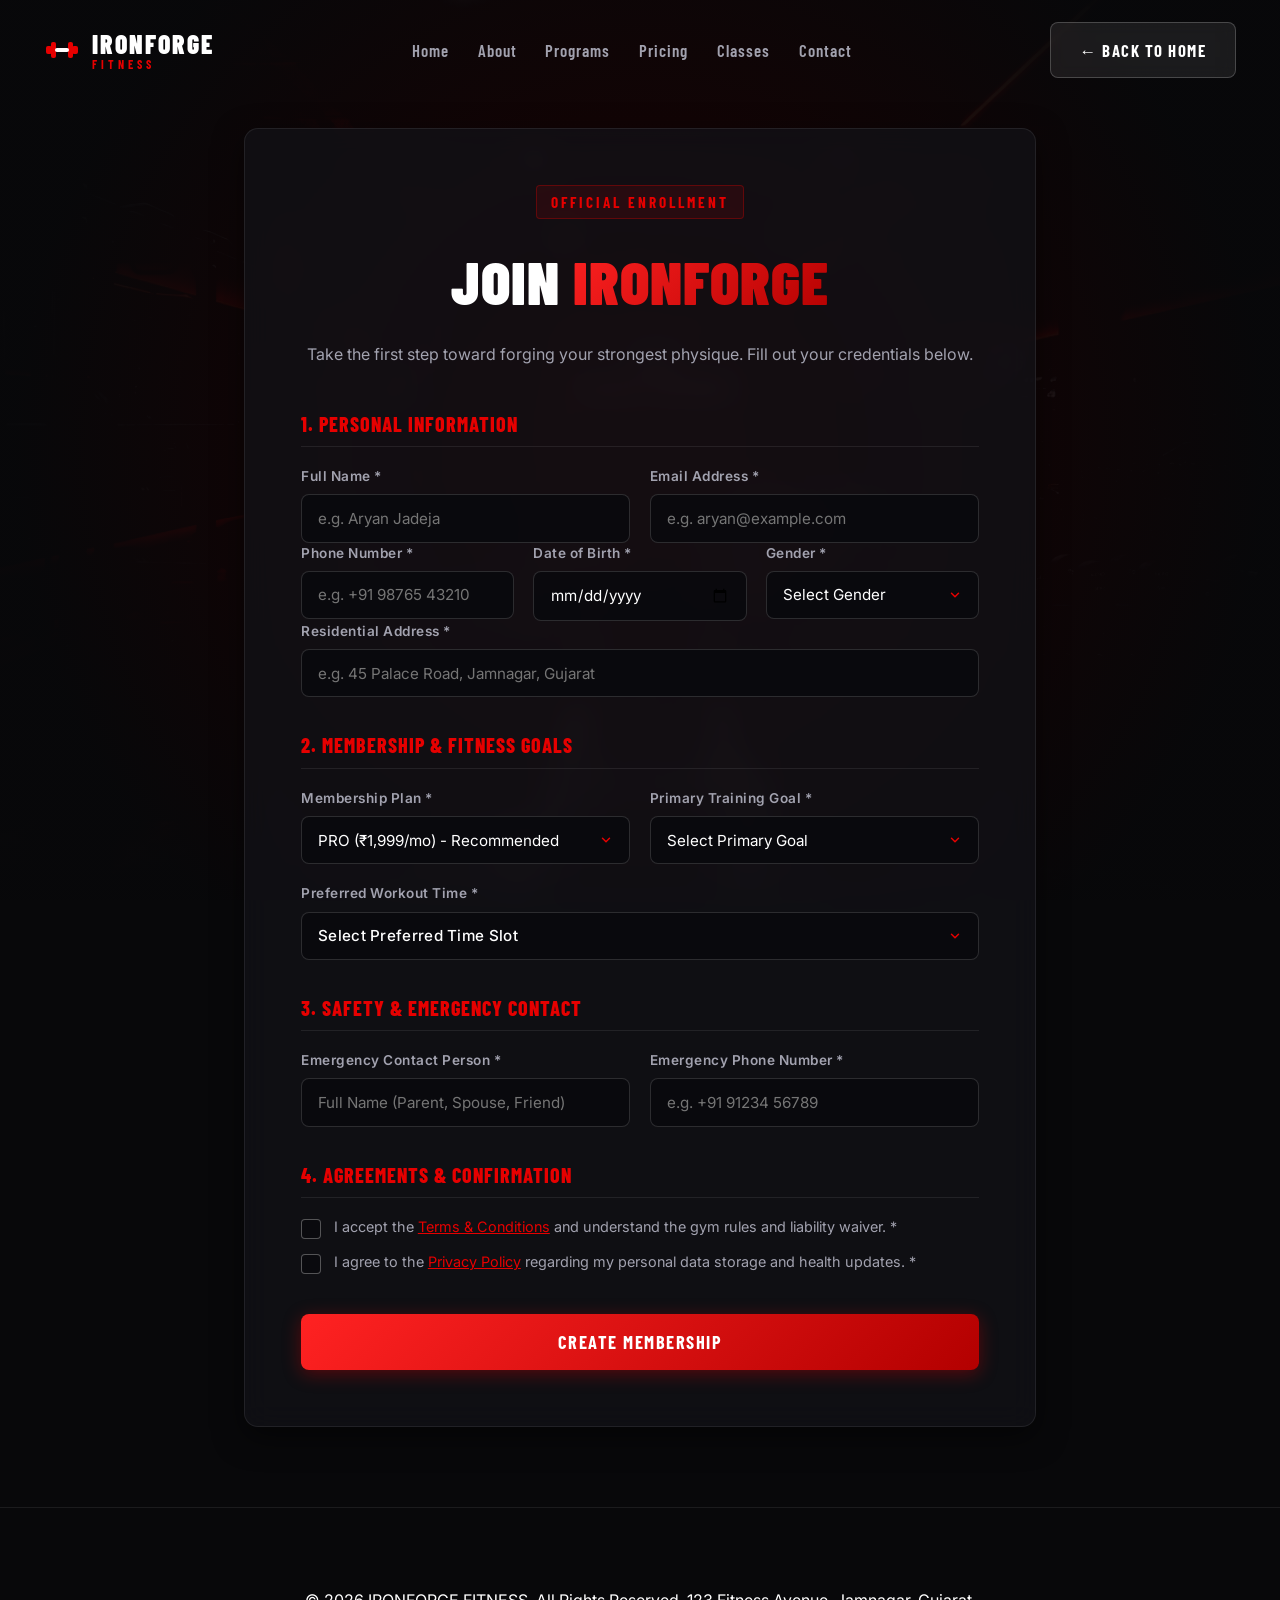
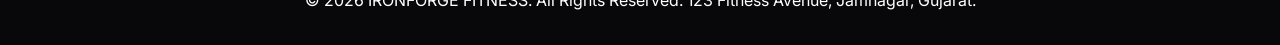
<file: register.html>
<!DOCTYPE html>
<html lang="en">
<head>
  <meta charset="UTF-8" />
  <meta name="viewport" content="width=device-width, initial-scale=1.0" />
  <title>Membership Registration | IRONFORGE FITNESS Jamnagar</title>
  <meta name="description" content="Register your membership at IRONFORGE FITNESS. Join Jamnagar's premier fitness destination today." />
  <meta name="keywords" content="gym registration Jamnagar, gym membership form, join ironforge fitness" />
  <!-- Google Fonts -->
  <link rel="preconnect" href="https://fonts.googleapis.com" />
  <link rel="preconnect" href="https://fonts.gstatic.com" crossorigin />
  <link href="https://fonts.googleapis.com/css2?family=Barlow+Condensed:ital,wght@0,600;0,700;0,800;0,900;1,700;1,900&family=Inter:wght@300;400;500;600;700&family=Oswald:wght@500;600;700&display=swap" rel="stylesheet" />
  <link rel="stylesheet" href="style.css" />
</head>
<body class="register-body">

  <!-- NAVBAR -->
  <header class="navbar scrolled" id="navbar">
    <div class="nav-container">
      <a href="index.html" class="nav-logo" aria-label="IRONFORGE FITNESS Home">
        <div class="logo-symbol">
          <svg viewBox="0 0 36 36" fill="none" xmlns="http://www.w3.org/2000/svg" aria-hidden="true">
            <rect x="2" y="14" width="6" height="8" rx="2" fill="#E60000" />
            <rect x="28" y="14" width="6" height="8" rx="2" fill="#E60000" />
            <rect x="7" y="10" width="5" height="16" rx="2" fill="#E60000" />
            <rect x="24" y="10" width="5" height="16" rx="2" fill="#E60000" />
            <rect x="11" y="16" width="14" height="4" rx="2" fill="#FFFFFF" />
          </svg>
        </div>
        <div class="logo-text">
          <span class="logo-title">IRONFORGE</span>
          <span class="logo-tag">FITNESS</span>
        </div>
      </a>

      <nav class="nav-menu">
        <a href="index.html#home" class="nav-link">Home</a>
        <a href="index.html#about" class="nav-link">About</a>
        <a href="index.html#programs" class="nav-link">Programs</a>
        <a href="index.html#pricing" class="nav-link">Pricing</a>
        <a href="index.html#schedule" class="nav-link">Classes</a>
        <a href="index.html#contact" class="nav-link">Contact</a>
      </nav>

      <div class="nav-actions">
        <a href="index.html" class="btn btn-secondary nav-btn">&larr; Back to Home</a>
      </div>
    </div>
  </header>

  <!-- REGISTRATION HERO & FORM WRAPPER -->
  <main class="register-page-main">
    <div class="register-bg-layer">
      <img src="assets/hero_gym.jpg" alt="IRONFORGE Gym" class="register-bg-img" />
      <div class="register-dark-overlay"></div>
    </div>

    <div class="container register-container">
      <div class="register-card glass-card">
        <!-- Form Header -->
        <div class="register-header text-center">
          <div class="section-tag">OFFICIAL ENROLLMENT</div>
          <h1 class="register-title">JOIN <span class="text-gradient-red">IRONFORGE</span></h1>
          <p class="register-subtitle">Take the first step toward forging your strongest physique. Fill out your credentials below.</p>
        </div>

        <!-- Registration Form -->
        <form id="membershipForm" class="membership-form" novalidate>
          <div class="form-section-title">1. Personal Information</div>
          <div class="form-row-2">
            <div class="input-group">
              <label for="regFullName">Full Name *</label>
              <input type="text" id="regFullName" required placeholder="e.g. Aryan Jadeja" />
              <span class="error-msg">Please enter your full name</span>
            </div>
            <div class="input-group">
              <label for="regEmail">Email Address *</label>
              <input type="email" id="regEmail" required placeholder="e.g. aryan@example.com" />
              <span class="error-msg">Please enter a valid email address</span>
            </div>
          </div>

          <div class="form-row-3">
            <div class="input-group">
              <label for="regPhone">Phone Number *</label>
              <input type="tel" id="regPhone" required placeholder="e.g. +91 98765 43210" />
              <span class="error-msg">Valid phone number required</span>
            </div>
            <div class="input-group">
              <label for="regDob">Date of Birth *</label>
              <input type="date" id="regDob" required />
              <span class="error-msg">Please select your date of birth</span>
            </div>
            <div class="input-group">
              <label for="regGender">Gender *</label>
              <select id="regGender" required>
                <option value="">Select Gender</option>
                <option value="Male">Male</option>
                <option value="Female">Female</option>
                <option value="Other">Other / Prefer not to say</option>
              </select>
              <span class="error-msg">Please select gender</span>
            </div>
          </div>

          <div class="input-group">
            <label for="regAddress">Residential Address *</label>
            <input type="text" id="regAddress" required placeholder="e.g. 45 Palace Road, Jamnagar, Gujarat" />
            <span class="error-msg">Please provide your address</span>
          </div>

          <div class="form-section-title">2. Membership &amp; Fitness Goals</div>
          <div class="form-row-2">
            <div class="input-group">
              <label for="regPlan">Membership Plan *</label>
              <select id="regPlan" required>
                <option value="">Choose Tier</option>
                <option value="Basic">BASIC (₹999/mo)</option>
                <option value="Pro" selected>PRO (₹1,999/mo) - Recommended</option>
                <option value="Elite">ELITE (₹3,999/mo)</option>
              </select>
              <span class="error-msg">Please select a plan</span>
            </div>

            <div class="input-group">
              <label for="regGoal">Primary Training Goal *</label>
              <select id="regGoal" required>
                <option value="">Select Primary Goal</option>
                <option value="Weight Loss">Weight Loss</option>
                <option value="Muscle Gain">Muscle Gain</option>
                <option value="Strength">Strength</option>
                <option value="General Fitness">General Fitness</option>
                <option value="Sports Performance">Sports Performance</option>
                <option value="Other">Other</option>
              </select>
              <span class="error-msg">Please select a goal</span>
            </div>
          </div>

          <div class="input-group workout-time-group" style="margin-top: 1.2rem;">
            <label for="regTime">Preferred Workout Time *</label>
            <select id="regTime" required>
              <option value="">Select Preferred Time Slot</option>
              <option value="Morning">Morning (5:00 AM – 10:00 AM)</option>
              <option value="Afternoon">Afternoon (11:00 AM – 4:00 PM)</option>
              <option value="Evening">Evening (5:00 PM – 11:00 PM)</option>
            </select>
            <span class="error-msg">Please choose a preferred slot</span>
          </div>

          <div class="form-section-title">3. Safety &amp; Emergency Contact</div>
          <div class="form-row-2">
            <div class="input-group">
              <label for="regEmergencyName">Emergency Contact Person *</label>
              <input type="text" id="regEmergencyName" required placeholder="Full Name (Parent, Spouse, Friend)" />
              <span class="error-msg">Please provide contact person name</span>
            </div>
            <div class="input-group">
              <label for="regEmergencyPhone">Emergency Phone Number *</label>
              <input type="tel" id="regEmergencyPhone" required placeholder="e.g. +91 91234 56789" />
              <span class="error-msg">Please provide emergency phone</span>
            </div>
          </div>

          <div class="form-section-title">4. Agreements &amp; Confirmation</div>
          <div class="checkbox-group">
            <label class="custom-checkbox">
              <input type="checkbox" id="regTerms" required />
              <span class="checkmark"></span>
              <span class="checkbox-label">I accept the <a href="#" class="accent-link">Terms &amp; Conditions</a> and understand the gym rules and liability waiver. *</span>
            </label>
            <span class="error-msg" id="termsError">You must accept the terms</span>
          </div>

          <div class="checkbox-group">
            <label class="custom-checkbox">
              <input type="checkbox" id="regPrivacy" required />
              <span class="checkmark"></span>
              <span class="checkbox-label">I agree to the <a href="#" class="accent-link">Privacy Policy</a> regarding my personal data storage and health updates. *</span>
            </label>
            <span class="error-msg" id="privacyError">You must agree to privacy policy</span>
          </div>

          <div class="register-submit-wrap">
            <button type="submit" class="btn btn-primary btn-glow btn-lg btn-block" id="regSubmitBtn">
              CREATE MEMBERSHIP
            </button>
          </div>
        </form>

        <!-- Dynamic Success State Animation -->
        <div class="register-success-pane" id="regSuccessPane" style="display: none;">
          <div class="success-icon-animated">
            <svg class="checkmark-svg" viewBox="0 0 52 52">
              <circle class="checkmark-circle" cx="26" cy="26" r="25" fill="none" />
              <path class="checkmark-check" fill="none" d="M14.1 27.2l7.1 7.2 16.7-16.8" />
            </svg>
          </div>
          <h2 class="success-title">WELCOME TO THE IRONFORGE BROTHERHOOD!</h2>
          <p class="success-message">
            Congratulations <strong id="confirmedMemberName">Member</strong>! Your membership application for the <strong id="confirmedPlan">PRO</strong> plan has been processed successfully.
          </p>
          <div class="confirmation-details glass-card">
            <div class="conf-item">
              <span>Member ID:</span>
              <strong id="confirmedId">IF-84920</strong>
            </div>
            <div class="conf-item">
              <span>Facility:</span>
              <strong>IRONFORGE Jamnagar Central</strong>
            </div>
            <div class="conf-item">
              <span>Next Step:</span>
              <strong>Show this confirmation screen at the front desk for your biometric keycard and free physical assessment.</strong>
            </div>
          </div>
          <div class="success-actions">
            <a href="index.html" class="btn btn-primary">RETURN TO HOME</a>
            <a href="https://wa.me/919876543210" target="_blank" class="btn btn-secondary">NOTIFY ON WHATSAPP</a>
          </div>
        </div>
      </div>
    </div>
  </main>

  <!-- FOOTER -->
  <footer class="site-footer">
    <div class="container text-center">
      <p>&copy; 2026 IRONFORGE FITNESS. All Rights Reserved. 123 Fitness Avenue, Jamnagar, Gujarat.</p>
    </div>
  </footer>

  <script src="script.js"></script>
  <script>
    // Autofill plan from URL param if available
    const urlParams = new URLSearchParams(window.location.search);
    const planParam = urlParams.get('plan');
    if (planParam) {
      const planSelect = document.getElementById('regPlan');
      for (let i = 0; i < planSelect.options.length; i++) {
        if (planSelect.options[i].value.toLowerCase() === planParam.toLowerCase()) {
          planSelect.selectedIndex = i;
          break;
        }
      }
    }
  </script>
</body>
</html>
</file>
<file: style.css>
/* ==========================================================================
   IRONFORGE FITNESS — Modern Dark Luxury Athletic CSS Design System
   ========================================================================== */

:root {
  /* Colors */
  --bg-black: #08080a;
  --bg-dark: #0f0f13;
  --bg-darker: #0b0b0e;
  --bg-card: rgba(20, 20, 26, 0.7);
  --bg-card-hover: rgba(28, 28, 36, 0.9);
  --charcoal: #17171d;
  --charcoal-border: rgba(255, 255, 255, 0.08);
  --charcoal-light: #24242e;

  /* Accent Red */
  --accent-red: #e60000;
  --accent-red-hover: #ff1a1a;
  --accent-red-glow: rgba(230, 0, 0, 0.35);
  --accent-gradient: linear-gradient(135deg, #ff2222 0%, #b30000 100%);
  --accent-gradient-glow: linear-gradient(135deg, rgba(230,0,0,0.18) 0%, rgba(20,20,26,0.6) 100%);

  /* Typography */
  --font-heading: 'Barlow Condensed', 'Oswald', sans-serif;
  --font-body: 'Inter', -apple-system, BlinkMacSystemFont, 'Segoe UI', Roboto, sans-serif;
  --font-accent: 'Oswald', sans-serif;

  /* Text Colors */
  --text-white: #ffffff;
  --text-gray: #a2a2af;
  --text-muted: #6b6b78;

  /* Shadows & Glass */
  --glass-bg: rgba(18, 18, 24, 0.72);
  --glass-border: 1px solid rgba(255, 255, 255, 0.08);
  --glass-blur: blur(14px);
  --card-shadow: 0 10px 30px rgba(0, 0, 0, 0.5);
  --red-glow: 0 0 25px rgba(230, 0, 0, 0.35);
  --red-glow-lg: 0 0 45px rgba(230, 0, 0, 0.5);

  /* Transitions */
  --transition-fast: 0.2s ease;
  --transition-normal: 0.35s cubic-bezier(0.16, 1, 0.3, 1);
  --transition-slow: 0.6s cubic-bezier(0.16, 1, 0.3, 1);

  /* Layout */
  --radius-sm: 8px;
  --radius-md: 14px;
  --radius-lg: 20px;
  --container-max: 1240px;
}

/* Reset & Box Sizing */
*, *::before, *::after {
  box-sizing: border-box;
  margin: 0;
  padding: 0;
}

html {
  scroll-behavior: smooth;
  font-size: 16px;
  background-color: var(--bg-black);
  color: var(--text-white);
  overflow-x: hidden;
}

body {
  font-family: var(--font-body);
  line-height: 1.6;
  background-color: var(--bg-black);
  color: var(--text-white);
  overflow-x: hidden;
  -webkit-font-smoothing: antialiased;
  -moz-osx-font-smoothing: grayscale;
}

a {
  color: inherit;
  text-decoration: none;
  transition: color var(--transition-fast);
}

img {
  max-width: 100%;
  height: auto;
  display: block;
}

button, input, select, textarea {
  font-family: inherit;
  border: none;
  outline: none;
}

/* Scroll Progress Bar */
.scroll-progress {
  position: fixed;
  top: 0;
  left: 0;
  height: 3px;
  background: var(--accent-gradient);
  box-shadow: 0 0 10px var(--accent-red);
  width: 0%;
  z-index: 9999;
  transition: width 0.1s linear;
}

/* Utilities */
.container {
  width: 100%;
  max-width: var(--container-max);
  margin: 0 auto;
  padding: 0 1.5rem;
}

.text-center { text-align: center; }
.text-accent { color: var(--accent-red); }

.text-gradient-red {
  background: var(--accent-gradient);
  -webkit-background-clip: text;
  -webkit-text-fill-color: transparent;
  display: inline-block;
}

.section-padding {
  padding: 6rem 0;
}

.bg-darker {
  background-color: var(--bg-darker);
}

/* Section Header */
.section-tag {
  display: inline-block;
  font-family: var(--font-heading);
  font-size: 0.95rem;
  font-weight: 700;
  letter-spacing: 3px;
  color: var(--accent-red);
  text-transform: uppercase;
  margin-bottom: 0.8rem;
  padding: 0.25rem 0.85rem;
  background: rgba(230, 0, 0, 0.1);
  border: 1px solid rgba(230, 0, 0, 0.3);
  border-radius: 4px;
}

.section-heading {
  font-family: var(--font-heading);
  font-size: clamp(2.4rem, 5vw, 4rem);
  font-weight: 800;
  line-height: 1.08;
  letter-spacing: 1px;
  text-transform: uppercase;
  margin-bottom: 1.2rem;
}

.section-subheading {
  color: var(--text-gray);
  font-size: 1.1rem;
  max-width: 620px;
  margin: 0 auto;
}

/* Glassmorphism Cards */
.glass-card {
  background: var(--glass-bg);
  backdrop-filter: var(--glass-blur);
  -webkit-backdrop-filter: var(--glass-blur);
  border: var(--glass-border);
  border-radius: var(--radius-md);
  box-shadow: var(--card-shadow);
  transition: transform var(--transition-normal), border-color var(--transition-normal), box-shadow var(--transition-normal), background-color var(--transition-normal);
}

.glass-card:hover {
  border-color: rgba(230, 0, 0, 0.35);
  box-shadow: 0 15px 35px rgba(0, 0, 0, 0.6), 0 0 20px rgba(230, 0, 0, 0.15);
}

/* Buttons */
.btn {
  display: inline-flex;
  align-items: center;
  justify-content: center;
  gap: 0.6rem;
  font-family: var(--font-heading);
  font-size: 1.05rem;
  font-weight: 700;
  letter-spacing: 1.5px;
  text-transform: uppercase;
  padding: 0.85rem 1.8rem;
  border-radius: var(--radius-sm);
  cursor: pointer;
  transition: all var(--transition-normal);
  position: relative;
  overflow: hidden;
}

.btn-primary {
  background: var(--accent-gradient);
  color: var(--text-white);
  box-shadow: 0 4px 18px var(--accent-red-glow);
}

.btn-primary:hover {
  transform: translateY(-3px);
  box-shadow: 0 8px 25px var(--accent-red-glow), 0 0 15px var(--accent-red);
}

.btn-secondary {
  background: rgba(255, 255, 255, 0.08);
  color: var(--text-white);
  border: 1px solid rgba(255, 255, 255, 0.2);
  backdrop-filter: blur(8px);
}

.btn-secondary:hover {
  background: rgba(255, 255, 255, 0.16);
  border-color: rgba(255, 255, 255, 0.4);
  transform: translateY(-3px);
}

.btn-outline {
  background: transparent;
  color: var(--text-white);
  border: 1.5px solid var(--accent-red);
}

.btn-outline:hover {
  background: var(--accent-red);
  color: var(--text-white);
  box-shadow: 0 0 20px var(--accent-red-glow);
  transform: translateY(-2px);
}

.btn-glow {
  animation: pulseGlow 3s infinite alternate ease-in-out;
}

@keyframes pulseGlow {
  0% { box-shadow: 0 4px 20px rgba(230, 0, 0, 0.35); }
  100% { box-shadow: 0 6px 30px rgba(230, 0, 0, 0.65); }
}

.btn-lg {
  padding: 1.05rem 2.4rem;
  font-size: 1.15rem;
}

.btn-sm {
  padding: 0.5rem 1.2rem;
  font-size: 0.9rem;
}

.btn-block {
  width: 100%;
}

.btn-icon {
  width: 18px;
  height: 18px;
  transition: transform var(--transition-fast);
}

.btn:hover .btn-icon {
  transform: translateX(4px);
}

/* ==========================================================================
   1. NAVBAR
   ========================================================================== */
.navbar {
  position: fixed;
  top: 0;
  left: 0;
  width: 100%;
  z-index: 1000;
  background: transparent;
  transition: background-color var(--transition-normal), backdrop-filter var(--transition-normal), box-shadow var(--transition-normal), padding var(--transition-normal);
  padding: 1.4rem 0;
}

.navbar.scrolled {
  background: rgba(10, 10, 14, 0.92);
  backdrop-filter: blur(15px);
  -webkit-backdrop-filter: blur(15px);
  padding: 0.85rem 0;
  border-bottom: 1px solid rgba(255, 255, 255, 0.06);
  box-shadow: 0 5px 20px rgba(0, 0, 0, 0.6);
}

.nav-container {
  display: flex;
  align-items: center;
  justify-content: space-between;
  max-width: var(--container-max);
  margin: 0 auto;
  padding: 0 1.5rem;
}

.nav-logo {
  display: flex;
  align-items: center;
  gap: 0.75rem;
}

.logo-symbol {
  width: 36px;
  height: 36px;
  display: flex;
  align-items: center;
  justify-content: center;
}

.logo-text {
  display: flex;
  flex-direction: column;
}

.logo-title {
  font-family: var(--font-heading);
  font-size: 1.6rem;
  font-weight: 900;
  letter-spacing: 2px;
  color: var(--text-white);
  line-height: 1;
}

.logo-tag {
  font-family: var(--font-heading);
  font-size: 0.75rem;
  font-weight: 700;
  letter-spacing: 4px;
  color: var(--accent-red);
  line-height: 1;
  margin-top: 2px;
}

.nav-menu {
  display: flex;
  align-items: center;
  gap: 1.8rem;
}

.nav-link {
  font-family: var(--font-heading);
  font-size: 1.05rem;
  font-weight: 600;
  letter-spacing: 1px;
  color: var(--text-gray);
  position: relative;
  padding: 0.4rem 0;
}

.nav-link::after {
  content: '';
  position: absolute;
  bottom: 0;
  left: 0;
  width: 0;
  height: 2px;
  background: var(--accent-red);
  box-shadow: 0 0 8px var(--accent-red);
  transition: width var(--transition-normal);
}

.nav-link:hover,
.nav-link.active {
  color: var(--text-white);
}

.nav-link:hover::after,
.nav-link.active::after {
  width: 100%;
}

.nav-actions {
  display: flex;
  align-items: center;
  gap: 1.2rem;
}

.hamburger-btn {
  display: none;
  flex-direction: column;
  gap: 6px;
  background: transparent;
  cursor: pointer;
  padding: 6px;
}

.hamburger-btn span {
  width: 26px;
  height: 2.5px;
  background-color: var(--text-white);
  border-radius: 2px;
  transition: all var(--transition-normal);
}

.hamburger-btn.open span:nth-child(1) {
  transform: translateY(8.5px) rotate(45deg);
}
.hamburger-btn.open span:nth-child(2) {
  opacity: 0;
}
.hamburger-btn.open span:nth-child(3) {
  transform: translateY(-8.5px) rotate(-45deg);
}

/* Mobile Navigation Drawer */
.mobile-drawer {
  position: fixed;
  top: 0;
  right: -320px;
  width: 300px;
  height: 100vh;
  background: #111116;
  border-left: 1px solid rgba(255, 255, 255, 0.08);
  box-shadow: -10px 0 30px rgba(0, 0, 0, 0.8);
  z-index: 1050;
  padding: 2rem 1.5rem;
  display: flex;
  flex-direction: column;
  transition: right var(--transition-normal);
  overflow-y: auto;
}

.mobile-drawer.open {
  right: 0;
}

.drawer-header {
  display: flex;
  align-items: center;
  justify-content: space-between;
  margin-bottom: 2rem;
  border-bottom: 1px solid rgba(255, 255, 255, 0.08);
  padding-bottom: 1rem;
}

.drawer-close {
  background: transparent;
  color: var(--text-gray);
  font-size: 2rem;
  line-height: 1;
  cursor: pointer;
  transition: color var(--transition-fast);
}

.drawer-close:hover {
  color: var(--accent-red);
}

.drawer-nav {
  display: flex;
  flex-direction: column;
  gap: 1.2rem;
}

.drawer-link {
  font-family: var(--font-heading);
  font-size: 1.25rem;
  font-weight: 700;
  letter-spacing: 1px;
  color: var(--text-gray);
  padding: 0.4rem 0;
  border-bottom: 1px solid rgba(255, 255, 255, 0.03);
}

.drawer-link:hover {
  color: var(--accent-red);
  padding-left: 0.5rem;
}

.drawer-cta {
  margin-top: 1.5rem;
}

.drawer-overlay {
  position: fixed;
  top: 0;
  left: 0;
  width: 100%;
  height: 100vh;
  background: rgba(0, 0, 0, 0.7);
  backdrop-filter: blur(4px);
  z-index: 1040;
  opacity: 0;
  visibility: hidden;
  transition: all var(--transition-normal);
}

.drawer-overlay.open {
  opacity: 1;
  visibility: visible;
}

/* ==========================================================================
   2. HERO SECTION
   ========================================================================== */
.hero-section {
  position: relative;
  min-height: 100vh;
  display: flex;
  align-items: center;
  justify-content: center;
  padding: 8rem 0 5rem;
  overflow: hidden;
}

.hero-bg-container {
  position: absolute;
  top: 0;
  left: 0;
  width: 100%;
  height: 100%;
  z-index: 0;
}

.hero-bg-img {
  width: 100%;
  height: 100%;
  object-fit: cover;
  object-position: center;
  filter: brightness(0.65) contrast(1.15);
  animation: heroZoom 20s infinite alternate ease-in-out;
}

@keyframes heroZoom {
  0% { transform: scale(1); }
  100% { transform: scale(1.08); }
}

.hero-dark-overlay {
  position: absolute;
  top: 0;
  left: 0;
  width: 100%;
  height: 100%;
  background: linear-gradient(180deg, rgba(8, 8, 10, 0.4) 0%, rgba(8, 8, 10, 0.85) 85%, var(--bg-black) 100%);
}

.hero-radial-glow {
  position: absolute;
  top: 30%;
  left: 50%;
  transform: translate(-50%, -50%);
  width: 800px;
  height: 500px;
  background: radial-gradient(circle, rgba(230, 0, 0, 0.18) 0%, transparent 70%);
  pointer-events: none;
}

.hero-container {
  position: relative;
  z-index: 2;
  text-align: center;
}

.hero-badge {
  display: inline-flex;
  align-items: center;
  gap: 0.6rem;
  font-family: var(--font-heading);
  font-size: 0.95rem;
  font-weight: 700;
  letter-spacing: 2.5px;
  color: var(--text-white);
  padding: 0.4rem 1.2rem;
  background: rgba(255, 255, 255, 0.06);
  border: 1px solid rgba(255, 255, 255, 0.15);
  border-radius: 50px;
  backdrop-filter: blur(8px);
  margin-bottom: 1.5rem;
}

.badge-dot {
  width: 8px;
  height: 8px;
  border-radius: 50%;
  background: var(--accent-red);
  box-shadow: 0 0 10px var(--accent-red);
  animation: pulseDot 1.5s infinite;
}

@keyframes pulseDot {
  0%, 100% { transform: scale(1); opacity: 1; }
  50% { transform: scale(1.4); opacity: 0.7; }
}

.hero-title {
  font-family: var(--font-heading);
  font-size: clamp(3rem, 8vw, 6.5rem);
  font-weight: 900;
  line-height: 0.96;
  letter-spacing: 2px;
  text-transform: uppercase;
  margin-bottom: 1.5rem;
  text-shadow: 0 5px 25px rgba(0, 0, 0, 0.8);
}

.hero-subtitle {
  font-size: clamp(1.05rem, 2vw, 1.35rem);
  color: var(--text-gray);
  max-width: 680px;
  margin: 0 auto 2.5rem;
  font-weight: 400;
}

.hero-cta-group {
  display: flex;
  align-items: center;
  justify-content: center;
  gap: 1.4rem;
  margin-bottom: 3.5rem;
  flex-wrap: wrap;
}

.hero-stats-bar {
  display: flex;
  align-items: center;
  justify-content: space-around;
  padding: 1.5rem 2rem;
  max-width: 880px;
  margin: 0 auto;
  border-radius: var(--radius-md);
}

.hero-stat-item {
  display: flex;
  flex-direction: column;
  align-items: center;
}

.stat-num {
  font-family: var(--font-heading);
  font-size: 2.4rem;
  font-weight: 800;
  color: var(--text-white);
  line-height: 1;
}

.stat-plus {
  font-family: var(--font-heading);
  font-size: 1.8rem;
  font-weight: 800;
  color: var(--accent-red);
}

.stat-label {
  font-size: 0.85rem;
  color: var(--text-gray);
  text-transform: uppercase;
  letter-spacing: 1px;
  margin-top: 4px;
}

.stat-separator {
  width: 1px;
  height: 40px;
  background: rgba(255, 255, 255, 0.1);
}

.scroll-indicator {
  position: absolute;
  bottom: 1.8rem;
  left: 50%;
  transform: translateX(-50%);
  z-index: 2;
  opacity: 0.8;
  transition: opacity var(--transition-fast);
}

.scroll-indicator:hover {
  opacity: 1;
}

.mouse-icon {
  width: 24px;
  height: 40px;
  border: 2px solid rgba(255, 255, 255, 0.4);
  border-radius: 15px;
  display: block;
  position: relative;
}

.mouse-wheel {
  width: 4px;
  height: 8px;
  background: var(--accent-red);
  border-radius: 2px;
  position: absolute;
  top: 6px;
  left: 50%;
  transform: translateX(-50%);
  animation: scrollWheel 2s infinite ease-in-out;
}

@keyframes scrollWheel {
  0% { transform: translate(-50%, 0); opacity: 1; }
  100% { transform: translate(-50%, 16px); opacity: 0; }
}

/* ==========================================================================
   3. TRUST / ACHIEVEMENTS SECTION
   ========================================================================== */
.trust-section {
  padding: 3rem 0;
  background-color: var(--bg-dark);
  border-top: 1px solid rgba(255, 255, 255, 0.05);
  border-bottom: 1px solid rgba(255, 255, 255, 0.05);
}

.trust-grid {
  display: grid;
  grid-template-columns: repeat(5, 1fr);
  gap: 1.5rem;
  text-align: center;
}

.trust-card {
  padding: 1rem;
}

.trust-number-wrap {
  font-family: var(--font-heading);
  font-size: 2.8rem;
  font-weight: 800;
  line-height: 1;
  color: var(--text-white);
  margin-bottom: 0.4rem;
}

.trust-plus {
  color: var(--accent-red);
}

.trust-title {
  font-family: var(--font-heading);
  font-size: 1.15rem;
  font-weight: 700;
  letter-spacing: 1px;
  text-transform: uppercase;
  margin-bottom: 0.25rem;
}

.trust-desc {
  font-size: 0.85rem;
  color: var(--text-muted);
}

/* ==========================================================================
   4. ABOUT THE GYM
   ========================================================================== */
.about-grid {
  display: grid;
  grid-template-columns: 1fr 1fr;
  gap: 4rem;
  align-items: center;
}

.about-image-wrapper {
  position: relative;
}

.about-img-main {
  width: 100%;
  border-radius: var(--radius-md);
  border: 1px solid rgba(255, 255, 255, 0.1);
  box-shadow: 0 20px 40px rgba(0, 0, 0, 0.6);
  position: relative;
  z-index: 1;
}

.about-experience-card {
  position: absolute;
  bottom: -25px;
  right: -25px;
  padding: 1.5rem 2rem;
  z-index: 2;
  display: flex;
  align-items: center;
  gap: 1rem;
  border-left: 4px solid var(--accent-red);
}

.exp-number {
  font-family: var(--font-heading);
  font-size: 2.8rem;
  font-weight: 800;
  color: var(--accent-red);
  line-height: 1;
}

.exp-text {
  font-size: 0.9rem;
  font-weight: 600;
  color: var(--text-white);
  max-width: 140px;
  line-height: 1.3;
}

.about-glow-box {
  position: absolute;
  top: 10%;
  left: -10%;
  width: 300px;
  height: 300px;
  background: radial-gradient(circle, rgba(230, 0, 0, 0.25) 0%, transparent 70%);
  pointer-events: none;
}

.about-lead {
  font-size: 1.2rem;
  color: var(--text-white);
  font-weight: 500;
  margin-bottom: 1rem;
  line-height: 1.5;
}

.about-description {
  color: var(--text-gray);
  margin-bottom: 2rem;
}

.about-features-list {
  display: grid;
  grid-template-columns: 1fr 1fr;
  gap: 1rem;
  margin-bottom: 2.5rem;
}

.about-feature-item {
  display: flex;
  align-items: center;
  gap: 0.6rem;
  font-size: 1rem;
  font-weight: 600;
}

.check-icon {
  color: var(--accent-red);
  font-weight: 800;
  font-size: 1.1rem;
}

.about-actions {
  display: flex;
  gap: 1.2rem;
  flex-wrap: wrap;
}

/* ==========================================================================
   5. WHY CHOOSE US
   ========================================================================== */
.why-grid {
  display: grid;
  grid-template-columns: repeat(3, 1fr);
  gap: 2rem;
  margin-top: 3.5rem;
}

.why-card {
  padding: 2.2rem 1.8rem;
  position: relative;
  overflow: hidden;
}

.why-card::before {
  content: '';
  position: absolute;
  top: 0;
  left: 0;
  width: 100%;
  height: 3px;
  background: transparent;
  transition: background var(--transition-normal);
}

.why-card:hover::before {
  background: var(--accent-gradient);
}

.why-card:hover {
  transform: translateY(-8px);
}

.why-card-top {
  display: flex;
  align-items: center;
  justify-content: space-between;
  margin-bottom: 1.5rem;
}

.why-number {
  font-family: var(--font-heading);
  font-size: 2.5rem;
  font-weight: 900;
  color: rgba(255, 255, 255, 0.12);
  line-height: 1;
  transition: color var(--transition-normal);
}

.why-card:hover .why-number {
  color: var(--accent-red);
}

.why-icon {
  width: 48px;
  height: 48px;
  border-radius: var(--radius-sm);
  background: rgba(230, 0, 0, 0.1);
  border: 1px solid rgba(230, 0, 0, 0.2);
  display: flex;
  align-items: center;
  justify-content: center;
  color: var(--accent-red);
  transition: all var(--transition-normal);
}

.why-card:hover .why-icon {
  background: var(--accent-red);
  color: var(--text-white);
  box-shadow: 0 0 15px var(--accent-red-glow);
  transform: scale(1.1);
}

.why-icon svg {
  width: 24px;
  height: 24px;
}

.why-title {
  font-family: var(--font-heading);
  font-size: 1.45rem;
  font-weight: 700;
  letter-spacing: 0.5px;
  text-transform: uppercase;
  margin-bottom: 0.8rem;
}

.why-desc {
  font-size: 0.95rem;
  color: var(--text-gray);
  line-height: 1.5;
}

/* ==========================================================================
   6. FITNESS PROGRAMS
   ========================================================================== */
.programs-grid {
  display: grid;
  grid-template-columns: repeat(3, 1fr);
  gap: 2rem;
  margin-top: 3.5rem;
}

.program-card-wide {
  grid-column: span 3;
  display: grid;
  grid-template-columns: 1fr 1fr;
  align-items: center;
}

.program-card {
  border-radius: var(--radius-md);
  background: var(--charcoal);
  border: 1px solid rgba(255, 255, 255, 0.08);
  overflow: hidden;
  transition: all var(--transition-normal);
  display: flex;
  flex-direction: column;
}

.program-card:hover {
  transform: translateY(-8px);
  border-color: rgba(230, 0, 0, 0.4);
  box-shadow: 0 15px 35px rgba(0, 0, 0, 0.7), 0 0 25px rgba(230, 0, 0, 0.2);
}

.program-visual {
  position: relative;
  height: 220px;
  overflow: hidden;
}

.program-card-wide .program-visual {
  height: 100%;
  min-height: 250px;
}

.program-visual img {
  width: 100%;
  height: 100%;
  object-fit: cover;
  transition: transform var(--transition-slow);
}

.program-card:hover .program-visual img {
  transform: scale(1.1);
}

.program-overlay {
  position: absolute;
  top: 0;
  left: 0;
  width: 100%;
  height: 100%;
  background: linear-gradient(180deg, rgba(0, 0, 0, 0.1) 0%, rgba(20, 20, 26, 0.95) 100%);
}

.program-badge {
  position: absolute;
  top: 1rem;
  right: 1rem;
  font-family: var(--font-heading);
  font-size: 0.8rem;
  font-weight: 700;
  letter-spacing: 1px;
  background: rgba(0, 0, 0, 0.7);
  border: 1px solid var(--accent-red);
  color: var(--accent-red);
  padding: 0.25rem 0.65rem;
  border-radius: 4px;
  backdrop-filter: blur(4px);
}

.program-body {
  padding: 1.8rem;
  display: flex;
  flex-direction: column;
  flex-grow: 1;
}

.program-title {
  font-family: var(--font-heading);
  font-size: 1.5rem;
  font-weight: 800;
  letter-spacing: 0.5px;
  margin-bottom: 0.6rem;
}

.program-desc {
  font-size: 0.95rem;
  color: var(--text-gray);
  margin-bottom: 1.5rem;
  flex-grow: 1;
}

.program-cta {
  font-family: var(--font-heading);
  font-size: 1rem;
  font-weight: 700;
  letter-spacing: 1px;
  color: var(--accent-red);
  display: inline-flex;
  align-items: center;
  gap: 0.4rem;
  transition: gap var(--transition-fast);
}

.program-cta:hover {
  gap: 0.8rem;
  color: var(--accent-red-hover);
}

/* ==========================================================================
   7. FEATURED PROGRAM BANNER
   ========================================================================== */
.featured-banner-section {
  position: relative;
  padding: 7rem 0;
  overflow: hidden;
}

.featured-bg-wrapper {
  position: absolute;
  top: 0;
  left: 0;
  width: 100%;
  height: 100%;
  z-index: 0;
}

.featured-bg-img {
  width: 100%;
  height: 100%;
  object-fit: cover;
  filter: brightness(0.4) contrast(1.1);
}

.featured-overlay {
  position: absolute;
  top: 0;
  left: 0;
  width: 100%;
  height: 100%;
  background: radial-gradient(circle at center, rgba(230, 0, 0, 0.15) 0%, rgba(8, 8, 10, 0.92) 80%);
}

.featured-box {
  position: relative;
  z-index: 1;
  padding: 3.5rem;
  max-width: 900px;
  margin: 0 auto;
  border-left: 5px solid var(--accent-red);
}

.featured-tag {
  font-family: var(--font-heading);
  font-size: 0.9rem;
  font-weight: 800;
  letter-spacing: 3px;
  color: var(--accent-red);
  margin-bottom: 0.8rem;
}

.featured-title {
  font-family: var(--font-heading);
  font-size: clamp(2.5rem, 6vw, 4.2rem);
  font-weight: 900;
  line-height: 1.05;
  text-transform: uppercase;
  margin-bottom: 1.2rem;
}

.featured-subtitle {
  font-size: 1.15rem;
  color: var(--text-gray);
  max-width: 650px;
  margin-bottom: 2.2rem;
}

.featured-perks-grid {
  display: grid;
  grid-template-columns: repeat(auto-fit, minmax(200px, 1fr));
  gap: 1.5rem;
  margin-bottom: 2.5rem;
}

.perk-item {
  display: flex;
  align-items: flex-start;
  gap: 0.9rem;
}

.perk-icon {
  font-size: 1.5rem;
  line-height: 1;
}

.perk-text strong {
  display: block;
  font-size: 1rem;
  color: var(--text-white);
  font-weight: 600;
}

.perk-text span {
  font-size: 0.8rem;
  color: var(--text-muted);
}

/* ==========================================================================
   8. TRAINERS SECTION
   ========================================================================== */
.trainers-grid {
  display: grid;
  grid-template-columns: repeat(3, 1fr);
  gap: 2.5rem;
  margin-top: 3.5rem;
}

.trainer-card {
  border-radius: var(--radius-md);
  overflow: hidden;
  transition: transform var(--transition-normal);
}

.trainer-card:hover {
  transform: translateY(-8px);
}

.trainer-photo-wrapper {
  position: relative;
  height: 380px;
  overflow: hidden;
}

.trainer-photo {
  width: 100%;
  height: 100%;
  object-fit: cover;
  object-position: top center;
  transition: transform var(--transition-slow);
}

.trainer-card:hover .trainer-photo {
  transform: scale(1.08);
}

.trainer-socials {
  position: absolute;
  top: 1rem;
  right: -60px;
  display: flex;
  flex-direction: column;
  gap: 0.6rem;
  transition: right var(--transition-normal);
  z-index: 2;
}

.trainer-card:hover .trainer-socials {
  right: 1rem;
}

.social-icon-btn {
  width: 38px;
  height: 38px;
  border-radius: 50%;
  background: rgba(15, 15, 20, 0.85);
  border: 1px solid rgba(255, 255, 255, 0.15);
  display: flex;
  align-items: center;
  justify-content: center;
  color: var(--text-white);
  backdrop-filter: blur(8px);
  transition: all var(--transition-fast);
}

.social-icon-btn:hover {
  background: var(--accent-red);
  border-color: var(--accent-red);
  color: var(--text-white);
  transform: scale(1.1);
}

.trainer-red-border {
  position: absolute;
  bottom: 0;
  left: 0;
  width: 100%;
  height: 4px;
  background: var(--accent-gradient);
  transform: scaleX(0);
  transform-origin: left;
  transition: transform var(--transition-normal);
}

.trainer-card:hover .trainer-red-border {
  transform: scaleX(1);
}

.trainer-info {
  padding: 1.8rem;
  text-align: center;
}

.trainer-name {
  font-family: var(--font-heading);
  font-size: 1.6rem;
  font-weight: 800;
  letter-spacing: 1px;
  margin-bottom: 0.25rem;
}

.trainer-role {
  font-size: 0.95rem;
  color: var(--accent-red);
  font-weight: 600;
  margin-bottom: 1rem;
}

.trainer-meta {
  display: flex;
  align-items: center;
  justify-content: center;
  gap: 0.8rem;
  font-size: 0.85rem;
  color: var(--text-gray);
  border-top: 1px solid rgba(255, 255, 255, 0.08);
  padding-top: 0.85rem;
}

.trainer-spec::after {
  content: '•';
  margin-left: 0.8rem;
  color: var(--accent-red);
}

/* ==========================================================================
   9. CLASS SCHEDULE
   ========================================================================== */
.schedule-filters {
  display: flex;
  align-items: center;
  justify-content: center;
  gap: 0.8rem;
  flex-wrap: wrap;
  margin-top: 2.5rem;
  margin-bottom: 1.8rem;
}

.sched-filter-btn {
  font-family: var(--font-heading);
  font-size: 0.95rem;
  font-weight: 700;
  letter-spacing: 1px;
  text-transform: uppercase;
  padding: 0.5rem 1.2rem;
  border-radius: 50px;
  background: rgba(255, 255, 255, 0.05);
  color: var(--text-gray);
  border: 1px solid rgba(255, 255, 255, 0.1);
  cursor: pointer;
  transition: all var(--transition-fast);
}

.sched-filter-btn:hover,
.sched-filter-btn.active {
  background: var(--accent-red);
  color: var(--text-white);
  border-color: var(--accent-red);
  box-shadow: 0 0 15px var(--accent-red-glow);
}

.schedule-day-tabs {
  display: flex;
  align-items: center;
  justify-content: center;
  gap: 0.5rem;
  flex-wrap: wrap;
  margin-bottom: 2.5rem;
}

.day-tab {
  font-family: var(--font-heading);
  font-size: 1.1rem;
  font-weight: 700;
  letter-spacing: 1px;
  text-transform: uppercase;
  padding: 0.6rem 1.4rem;
  background: transparent;
  color: var(--text-muted);
  border-bottom: 2px solid transparent;
  cursor: pointer;
  transition: all var(--transition-fast);
}

.day-tab:hover,
.day-tab.active {
  color: var(--text-white);
  border-bottom-color: var(--accent-red);
}

.schedule-list-wrapper {
  display: grid;
  grid-template-columns: repeat(auto-fill, minmax(320px, 1fr));
  gap: 1.5rem;
}

.schedule-item-card {
  padding: 1.5rem;
  display: flex;
  flex-direction: column;
  border-left: 4px solid var(--accent-red);
  position: relative;
  overflow: hidden;
}

.sched-time-badge {
  font-family: var(--font-heading);
  font-size: 1.1rem;
  font-weight: 800;
  color: var(--accent-red);
  margin-bottom: 0.4rem;
}

.sched-class-title {
  font-family: var(--font-heading);
  font-size: 1.4rem;
  font-weight: 800;
  letter-spacing: 0.5px;
  margin-bottom: 0.5rem;
}

.sched-class-details {
  display: flex;
  flex-direction: column;
  gap: 0.35rem;
  font-size: 0.9rem;
  color: var(--text-gray);
  margin-bottom: 1.2rem;
}

.sched-seats-bar {
  display: flex;
  align-items: center;
  justify-content: space-between;
  font-size: 0.85rem;
  color: var(--text-muted);
  padding-top: 0.8rem;
  border-top: 1px solid rgba(255, 255, 255, 0.08);
}

.seats-badge {
  color: #38ef7d;
  font-weight: 600;
}

.schedule-booking-cta {
  margin-top: 3.5rem;
}

/* ==========================================================================
   10. MEMBERSHIP / PRICING
   ========================================================================== */
.billing-toggle-wrapper {
  display: inline-flex;
  align-items: center;
  gap: 1rem;
  margin-top: 2rem;
  padding: 0.5rem 1.2rem;
  background: rgba(255, 255, 255, 0.04);
  border: 1px solid rgba(255, 255, 255, 0.08);
  border-radius: 50px;
}

.billing-label {
  font-family: var(--font-heading);
  font-size: 1.05rem;
  font-weight: 700;
  color: var(--text-gray);
  display: flex;
  align-items: center;
  gap: 0.5rem;
}

.billing-switch {
  width: 52px;
  height: 28px;
  background: var(--charcoal-light);
  border-radius: 20px;
  position: relative;
  cursor: pointer;
  transition: background var(--transition-fast);
  border: 1px solid rgba(255, 255, 255, 0.1);
}

.switch-ball {
  position: absolute;
  top: 3px;
  left: 4px;
  width: 20px;
  height: 20px;
  border-radius: 50%;
  background: var(--text-white);
  transition: transform var(--transition-fast);
}

.billing-switch.yearly {
  background: var(--accent-red);
}

.billing-switch.yearly .switch-ball {
  transform: translateX(24px);
}

.badge-save {
  font-size: 0.75rem;
  background: rgba(230, 0, 0, 0.2);
  color: var(--accent-red);
  border: 1px solid var(--accent-red);
  padding: 0.15rem 0.5rem;
  border-radius: 20px;
}

.pricing-grid {
  display: grid;
  grid-template-columns: repeat(3, 1fr);
  gap: 2.5rem;
  align-items: center;
  margin-top: 3.5rem;
}

.pricing-card {
  padding: 2.5rem 2rem;
  position: relative;
}

.pricing-featured {
  border-color: var(--accent-red);
  transform: scale(1.05);
  box-shadow: 0 20px 45px rgba(0, 0, 0, 0.8), 0 0 35px rgba(230, 0, 0, 0.3);
  background: rgba(26, 26, 34, 0.85);
}

.pricing-featured:hover {
  transform: scale(1.07);
}

.popular-ribbon {
  position: absolute;
  top: -14px;
  left: 50%;
  transform: translateX(-50%);
  font-family: var(--font-heading);
  font-size: 0.85rem;
  font-weight: 800;
  letter-spacing: 2px;
  color: var(--text-white);
  background: var(--accent-gradient);
  padding: 0.35rem 1.4rem;
  border-radius: 20px;
  box-shadow: 0 4px 15px var(--accent-red-glow);
}

.pricing-card-header {
  border-bottom: 1px solid rgba(255, 255, 255, 0.08);
  padding-bottom: 1.8rem;
  margin-bottom: 1.8rem;
  text-align: center;
}

.plan-name {
  font-family: var(--font-heading);
  font-size: 2rem;
  font-weight: 900;
  letter-spacing: 2px;
  margin-bottom: 0.3rem;
}

.plan-subtitle {
  font-size: 0.9rem;
  color: var(--text-gray);
  margin-bottom: 1.2rem;
}

.plan-price {
  display: flex;
  align-items: baseline;
  justify-content: center;
  gap: 0.2rem;
}

.currency {
  font-family: var(--font-heading);
  font-size: 1.8rem;
  font-weight: 700;
  color: var(--accent-red);
}

.amount {
  font-family: var(--font-heading);
  font-size: 3.6rem;
  font-weight: 900;
  line-height: 1;
  color: var(--text-white);
}

.frequency {
  font-size: 1rem;
  color: var(--text-gray);
  margin-left: 0.3rem;
}

.annual-note {
  font-size: 0.85rem;
  color: var(--accent-red);
  margin-top: 0.5rem;
}

.plan-features {
  list-style: none;
  display: flex;
  flex-direction: column;
  gap: 1rem;
  margin-bottom: 2.2rem;
}

.plan-features li {
  display: flex;
  align-items: center;
  gap: 0.8rem;
  font-size: 0.95rem;
}

.plan-features li.active {
  color: var(--text-white);
}

.plan-features li.inactive {
  color: var(--text-muted);
  text-decoration: line-through;
  opacity: 0.6;
}

.feat-check {
  color: var(--accent-red);
  font-weight: 800;
}

.feat-cross {
  color: var(--text-muted);
}

/* ==========================================================================
   11. BODY TRANSFORMATIONS & SLIDER
   ========================================================================== */
.interactive-slider-container {
  max-width: 720px;
  margin: 3.5rem auto 0;
}

.comparison-slider {
  position: relative;
  width: 100%;
  height: 520px;
  border-radius: var(--radius-md);
  overflow: hidden;
  box-shadow: 0 20px 45px rgba(0, 0, 0, 0.8);
  border: 1px solid rgba(255, 255, 255, 0.1);
  user-select: none;
  cursor: ew-resize;
}

.slider-img {
  width: 100%;
  height: 100%;
  object-fit: cover;
  object-position: center top;
  position: absolute;
  top: 0;
  left: 0;
  pointer-events: none;
}

.img-before-wrapper {
  position: absolute;
  top: 0;
  left: 0;
  width: 50%;
  height: 100%;
  overflow: hidden;
  z-index: 2;
}

.img-before-wrapper .slider-img {
  width: 720px;
  max-width: none;
}

.slider-tag {
  position: absolute;
  bottom: 1.5rem;
  z-index: 4;
  font-family: var(--font-heading);
  font-size: 0.9rem;
  font-weight: 800;
  letter-spacing: 2px;
  padding: 0.35rem 1rem;
  border-radius: 4px;
  backdrop-filter: blur(8px);
  background: rgba(0, 0, 0, 0.7);
}

.tag-before {
  left: 1.5rem;
  border: 1px solid rgba(255, 255, 255, 0.2);
  color: var(--text-white);
}

.tag-after {
  right: 1.5rem;
  border: 1px solid var(--accent-red);
  color: var(--accent-red);
}

.slider-handle {
  position: absolute;
  top: 0;
  left: 50%;
  width: 4px;
  height: 100%;
  background: var(--accent-red);
  box-shadow: 0 0 15px var(--accent-red);
  z-index: 5;
  transform: translateX(-50%);
}

.handle-button {
  position: absolute;
  top: 50%;
  left: 50%;
  transform: translate(-50%, -50%);
  width: 44px;
  height: 44px;
  border-radius: 50%;
  background: var(--accent-red);
  color: var(--text-white);
  display: flex;
  align-items: center;
  justify-content: center;
  box-shadow: 0 0 20px var(--accent-red);
  border: 2px solid var(--text-white);
}

.featured-trans-meta {
  display: grid;
  grid-template-columns: repeat(4, 1fr);
  gap: 1.5rem;
  padding: 1.5rem 2rem;
  margin-top: 1.8rem;
  text-align: center;
}

.meta-label {
  display: block;
  font-size: 0.75rem;
  color: var(--text-muted);
  letter-spacing: 1px;
  text-transform: uppercase;
  margin-bottom: 0.2rem;
}

.meta-val {
  font-family: var(--font-heading);
  font-size: 1.25rem;
  font-weight: 700;
}

.transform-stories-grid {
  display: grid;
  grid-template-columns: repeat(3, 1fr);
  gap: 2rem;
  margin-top: 3.5rem;
}

.story-card {
  padding: 2rem;
  position: relative;
}

.story-stats-badge {
  font-family: var(--font-heading);
  font-size: 0.8rem;
  font-weight: 800;
  color: var(--accent-red);
  letter-spacing: 2px;
  margin-bottom: 0.5rem;
}

.story-name {
  font-family: var(--font-heading);
  font-size: 1.6rem;
  font-weight: 800;
  margin-bottom: 0.3rem;
}

.story-achievement {
  font-size: 0.95rem;
  color: var(--accent-red);
  font-weight: 600;
  margin-bottom: 1rem;
}

.story-quote {
  font-size: 0.95rem;
  color: var(--text-gray);
  font-style: italic;
  line-height: 1.5;
}

/* ==========================================================================
   12. TESTIMONIALS CAROUSEL
   ========================================================================== */
.testimonial-carousel-container {
  max-width: 820px;
  margin: 3.5rem auto 0;
  position: relative;
}

.testimonial-track {
  position: relative;
  min-height: 280px;
}

.testimonial-slide {
  position: absolute;
  top: 0;
  left: 0;
  width: 100%;
  opacity: 0;
  visibility: hidden;
  transition: opacity var(--transition-normal), visibility var(--transition-normal), transform var(--transition-normal);
  transform: translateX(40px);
}

.testimonial-slide.active {
  position: relative;
  opacity: 1;
  visibility: visible;
  transform: translateX(0);
}

.testimonial-card {
  padding: 3rem;
  text-align: center;
}

.stars-rating {
  color: #ffb703;
  font-size: 1.4rem;
  letter-spacing: 4px;
  margin-bottom: 1.2rem;
}

.testimonial-text {
  font-size: 1.25rem;
  line-height: 1.6;
  color: var(--text-white);
  font-style: italic;
  margin-bottom: 2rem;
}

.testimonial-author {
  display: flex;
  align-items: center;
  justify-content: center;
  gap: 1rem;
}

.author-avatar {
  width: 50px;
  height: 50px;
  border-radius: 50%;
  background: var(--accent-gradient);
  display: flex;
  align-items: center;
  justify-content: center;
  font-family: var(--font-heading);
  font-size: 1.2rem;
  font-weight: 800;
  color: var(--text-white);
  box-shadow: 0 0 15px var(--accent-red-glow);
}

.author-meta {
  text-align: left;
}

.author-name {
  display: block;
  font-family: var(--font-heading);
  font-size: 1.2rem;
  font-weight: 800;
}

.author-program {
  font-size: 0.85rem;
  color: var(--text-muted);
}

.carousel-navigation {
  display: flex;
  align-items: center;
  justify-content: center;
  gap: 1.5rem;
  margin-top: 2rem;
}

.carousel-btn {
  width: 44px;
  height: 44px;
  border-radius: 50%;
  background: rgba(255, 255, 255, 0.08);
  border: 1px solid rgba(255, 255, 255, 0.15);
  color: var(--text-white);
  display: flex;
  align-items: center;
  justify-content: center;
  cursor: pointer;
  transition: all var(--transition-fast);
}

.carousel-btn:hover {
  background: var(--accent-red);
  border-color: var(--accent-red);
  box-shadow: 0 0 15px var(--accent-red-glow);
}

.carousel-dots {
  display: flex;
  gap: 0.6rem;
}

.carousel-dots .dot {
  width: 10px;
  height: 10px;
  border-radius: 50%;
  background: rgba(255, 255, 255, 0.2);
  cursor: pointer;
  transition: all var(--transition-fast);
}

.carousel-dots .dot.active {
  width: 28px;
  border-radius: 10px;
  background: var(--accent-red);
  box-shadow: 0 0 10px var(--accent-red-glow);
}

/* ==========================================================================
   13. GALLERY
   ========================================================================== */
.gallery-filters {
  display: flex;
  align-items: center;
  justify-content: center;
  gap: 0.8rem;
  flex-wrap: wrap;
  margin-top: 2.5rem;
  margin-bottom: 2.5rem;
}

.gallery-filter-btn {
  font-family: var(--font-heading);
  font-size: 0.95rem;
  font-weight: 700;
  letter-spacing: 1px;
  text-transform: uppercase;
  padding: 0.5rem 1.4rem;
  border-radius: 50px;
  background: rgba(255, 255, 255, 0.05);
  color: var(--text-gray);
  border: 1px solid rgba(255, 255, 255, 0.1);
  cursor: pointer;
  transition: all var(--transition-fast);
}

.gallery-filter-btn:hover,
.gallery-filter-btn.active {
  background: var(--accent-red);
  color: var(--text-white);
  border-color: var(--accent-red);
  box-shadow: 0 0 15px var(--accent-red-glow);
}

.gallery-grid {
  display: grid;
  grid-template-columns: repeat(3, 1fr);
  gap: 1.5rem;
}

.gallery-item {
  position: relative;
  height: 280px;
  border-radius: var(--radius-md);
  overflow: hidden;
  cursor: pointer;
  box-shadow: var(--card-shadow);
  border: 1px solid rgba(255, 255, 255, 0.08);
}

.gallery-item img {
  width: 100%;
  height: 100%;
  object-fit: cover;
  transition: transform var(--transition-slow);
}

.gallery-item:hover img {
  transform: scale(1.1);
}

.gallery-hover-overlay {
  position: absolute;
  top: 0;
  left: 0;
  width: 100%;
  height: 100%;
  background: linear-gradient(180deg, rgba(0, 0, 0, 0.2) 0%, rgba(10, 10, 14, 0.9) 100%);
  display: flex;
  flex-direction: column;
  justify-content: flex-end;
  padding: 1.5rem;
  opacity: 0;
  transition: opacity var(--transition-normal);
}

.gallery-item:hover .gallery-hover-overlay {
  opacity: 1;
}

.gallery-category-tag {
  font-family: var(--font-heading);
  font-size: 0.8rem;
  font-weight: 700;
  color: var(--accent-red);
  letter-spacing: 2px;
  text-transform: uppercase;
}

.gallery-item-title {
  font-family: var(--font-heading);
  font-size: 1.35rem;
  font-weight: 800;
  margin-top: 0.2rem;
}

.gallery-zoom-icon {
  position: absolute;
  top: 1rem;
  right: 1rem;
  width: 36px;
  height: 36px;
  border-radius: 50%;
  background: var(--accent-red);
  color: var(--text-white);
  display: flex;
  align-items: center;
  justify-content: center;
  font-size: 1.5rem;
  line-height: 1;
}

/* Lightbox Modal */
.lightbox-modal {
  position: fixed;
  top: 0;
  left: 0;
  width: 100%;
  height: 100vh;
  background: rgba(0, 0, 0, 0.92);
  backdrop-filter: blur(10px);
  z-index: 2000;
  display: flex;
  align-items: center;
  justify-content: center;
  opacity: 0;
  visibility: hidden;
  transition: all var(--transition-normal);
  padding: 2rem;
}

.lightbox-modal.open {
  opacity: 1;
  visibility: visible;
}

.lightbox-content {
  max-width: 900px;
  max-height: 85vh;
  display: flex;
  flex-direction: column;
  align-items: center;
}

.lightbox-content img {
  max-width: 100%;
  max-height: 75vh;
  border-radius: var(--radius-sm);
  border: 1px solid rgba(255, 255, 255, 0.2);
  box-shadow: 0 0 50px rgba(0, 0, 0, 0.9);
}

.lightbox-caption {
  font-family: var(--font-heading);
  font-size: 1.4rem;
  font-weight: 700;
  letter-spacing: 1px;
  margin-top: 1rem;
  color: var(--text-white);
}

.lightbox-close {
  position: absolute;
  top: 2rem;
  right: 2.5rem;
  font-size: 2.5rem;
  background: transparent;
  color: var(--text-white);
  cursor: pointer;
  line-height: 1;
  transition: color var(--transition-fast);
}

.lightbox-close:hover {
  color: var(--accent-red);
}

/* ==========================================================================
   14. FACILITIES
   ========================================================================== */
.facilities-grid {
  display: grid;
  grid-template-columns: repeat(4, 1fr);
  gap: 1.8rem;
  margin-top: 3.5rem;
}

.facility-card {
  padding: 2rem 1.5rem;
  text-align: center;
}

.facility-emoji {
  font-size: 2.5rem;
  margin-bottom: 1rem;
  line-height: 1;
}

.facility-name {
  font-family: var(--font-heading);
  font-size: 1.3rem;
  font-weight: 700;
  letter-spacing: 0.5px;
  text-transform: uppercase;
  margin-bottom: 0.5rem;
}

.facility-desc {
  font-size: 0.9rem;
  color: var(--text-gray);
  line-height: 1.4;
}

/* ==========================================================================
   15. FITNESS CALCULATORS
   ========================================================================== */
.calc-tabs-wrapper {
  display: flex;
  align-items: center;
  justify-content: center;
  gap: 1rem;
  margin-top: 2.5rem;
  margin-bottom: 2rem;
}

.calc-tab-btn {
  font-family: var(--font-heading);
  font-size: 1.1rem;
  font-weight: 700;
  letter-spacing: 1px;
  text-transform: uppercase;
  padding: 0.75rem 2rem;
  background: rgba(255, 255, 255, 0.05);
  color: var(--text-gray);
  border: 1px solid rgba(255, 255, 255, 0.1);
  border-radius: var(--radius-sm);
  cursor: pointer;
  transition: all var(--transition-fast);
}

.calc-tab-btn.active {
  background: var(--accent-gradient);
  color: var(--text-white);
  border-color: var(--accent-red);
  box-shadow: 0 4px 18px var(--accent-red-glow);
}

.calc-pane {
  max-width: 680px;
  margin: 0 auto;
  padding: 2.5rem;
}

.calc-form {
  display: flex;
  flex-direction: column;
  gap: 1.2rem;
}

.form-row-2 {
  display: grid;
  grid-template-columns: repeat(2, minmax(0, 1fr));
  gap: 1.2rem;
  width: 100%;
}

.form-row-3 {
  display: grid;
  grid-template-columns: repeat(3, minmax(0, 1fr));
  gap: 1.2rem;
  width: 100%;
}

.input-group {
  display: flex;
  flex-direction: column;
  gap: 0.4rem;
  text-align: left;
  min-width: 0;
  width: 100%;
}

.input-group label {
  font-size: 0.85rem;
  font-weight: 600;
  color: var(--text-gray);
  letter-spacing: 0.5px;
}

.input-group input,
.input-group select,
.input-group textarea {
  width: 100%;
  max-width: 100%;
  box-sizing: border-box;
  background: rgba(10, 10, 14, 0.85);
  border: 1px solid rgba(255, 255, 255, 0.14);
  border-radius: var(--radius-sm);
  padding: 0.85rem 1rem;
  color: var(--text-white);
  font-size: 0.95rem;
  transition: border-color var(--transition-fast), box-shadow var(--transition-fast);
}

.input-group select {
  appearance: none;
  -webkit-appearance: none;
  -moz-appearance: none;
  background-image: url("data:image/svg+xml,%3Csvg xmlns='http://www.w3.org/2000/svg' width='16' height='16' viewBox='0 0 24 24' fill='none' stroke='%23e60000' stroke-width='2.5' stroke-linecap='round' stroke-linejoin='round'%3E%3Cpolyline points='6 9 12 15 18 9'%3E%3C/polyline%3E%3C/svg%3E");
  background-repeat: no-repeat;
  background-position: right 1rem center;
  background-size: 14px;
  padding-right: 2.8rem;
  cursor: pointer;
  text-overflow: ellipsis;
  white-space: nowrap;
  overflow: hidden;
}

.input-group select:hover {
  border-color: rgba(230, 0, 0, 0.45);
}

.input-group input:focus,
.input-group select:focus,
.input-group textarea:focus {
  border-color: var(--accent-red);
  box-shadow: 0 0 12px var(--accent-red-glow);
  outline: none;
}

.input-group select option {
  background-color: #14141a;
  color: var(--text-white);
  padding: 10px;
}

.workout-time-group select {
  font-weight: 500;
  letter-spacing: 0.3px;
}

.calc-output-box {
  margin-top: 2rem;
  padding: 1.8rem;
  background: rgba(230, 0, 0, 0.08);
  border: 1px solid rgba(230, 0, 0, 0.3);
  border-radius: var(--radius-sm);
  text-align: center;
  animation: fadeIn 0.4s ease-out;
}

.output-score-wrap {
  margin-bottom: 1rem;
}

.output-label {
  font-family: var(--font-heading);
  font-size: 0.85rem;
  font-weight: 700;
  letter-spacing: 2px;
  color: var(--text-muted);
  display: block;
}

.output-number {
  font-family: var(--font-heading);
  font-size: 3.8rem;
  font-weight: 900;
  color: var(--text-white);
  line-height: 1;
}

.output-category {
  display: inline-block;
  font-family: var(--font-heading);
  font-size: 1.1rem;
  font-weight: 800;
  letter-spacing: 1px;
  color: var(--accent-red);
  padding: 0.2rem 0.8rem;
  background: rgba(230, 0, 0, 0.15);
  border-radius: 4px;
  margin-top: 0.4rem;
}

.output-recommendation {
  font-size: 0.95rem;
  color: var(--text-gray);
  line-height: 1.5;
}

.calorie-targets-grid {
  display: grid;
  grid-template-columns: repeat(3, 1fr);
  gap: 1.2rem;
}

.cal-box {
  padding: 1.2rem;
  background: rgba(255, 255, 255, 0.04);
  border-radius: var(--radius-sm);
  border: 1px solid rgba(255, 255, 255, 0.08);
  display: flex;
  flex-direction: column;
  align-items: center;
}

.cal-title {
  font-family: var(--font-heading);
  font-size: 0.85rem;
  font-weight: 700;
  letter-spacing: 1px;
  color: var(--text-muted);
}

.cal-val {
  font-family: var(--font-heading);
  font-size: 1.8rem;
  font-weight: 800;
  color: var(--text-white);
  margin: 0.4rem 0;
}

.cal-sub {
  font-size: 0.75rem;
  color: var(--text-gray);
}

.cal-loss .cal-val { color: #38ef7d; }
.cal-gain .cal-val { color: var(--accent-red); }

.calc-disclaimer {
  font-size: 0.75rem;
  color: var(--text-muted);
  text-align: center;
  margin-top: 1.2rem;
  font-style: italic;
}

/* ==========================================================================
   16. FAQ ACCORDION
   ========================================================================== */
.faq-accordion-wrapper {
  max-width: 840px;
  margin: 3.5rem auto 0;
  display: flex;
  flex-direction: column;
  gap: 1rem;
}

.faq-item {
  background: var(--glass-bg);
  border: var(--glass-border);
  border-radius: var(--radius-sm);
  overflow: hidden;
  transition: border-color var(--transition-fast);
}

.faq-item.active {
  border-color: rgba(230, 0, 0, 0.4);
}

.faq-question {
  width: 100%;
  padding: 1.4rem 1.8rem;
  background: transparent;
  color: var(--text-white);
  font-family: var(--font-heading);
  font-size: 1.25rem;
  font-weight: 700;
  letter-spacing: 0.5px;
  text-align: left;
  display: flex;
  align-items: center;
  justify-content: space-between;
  cursor: pointer;
  transition: color var(--transition-fast);
}

.faq-question:hover {
  color: var(--accent-red);
}

.faq-icon {
  font-size: 1.5rem;
  line-height: 1;
  color: var(--accent-red);
  transition: transform var(--transition-normal);
}

.faq-item.active .faq-icon {
  transform: rotate(45deg);
}

.faq-answer {
  max-height: 0;
  overflow: hidden;
  transition: max-height var(--transition-normal);
  background: rgba(10, 10, 14, 0.4);
}

.faq-answer p {
  padding: 0 1.8rem 1.5rem;
  font-size: 0.95rem;
  color: var(--text-gray);
  line-height: 1.6;
}

/* ==========================================================================
   17 & 18. CONTACT & GOOGLE MAP
   ========================================================================== */
.contact-grid {
  display: grid;
  grid-template-columns: 1fr 1fr;
  gap: 3rem;
  margin-top: 3.5rem;
}

.contact-info-panel,
.contact-form-panel {
  padding: 2.8rem;
}

.info-group {
  margin-bottom: 2rem;
}

.info-title {
  font-family: var(--font-heading);
  font-size: 1.8rem;
  font-weight: 800;
  letter-spacing: 1px;
  margin-bottom: 0.5rem;
}

.info-text {
  color: var(--text-gray);
  line-height: 1.6;
}

.info-text a {
  color: var(--accent-red);
}

.hours-heading {
  font-family: var(--font-heading);
  font-size: 1.1rem;
  font-weight: 700;
  letter-spacing: 1px;
  text-transform: uppercase;
  margin-bottom: 0.6rem;
}

.hours-grid {
  display: grid;
  grid-template-columns: 1fr 1fr;
  gap: 0.4rem;
  font-size: 0.95rem;
  color: var(--text-gray);
}

.map-container {
  margin-top: 1.5rem;
  position: relative;
}

.map-directions-btn {
  margin-top: 0.8rem;
  width: 100%;
}

.form-heading {
  font-family: var(--font-heading);
  font-size: 1.8rem;
  font-weight: 800;
  letter-spacing: 1px;
  margin-bottom: 0.3rem;
}

.form-subheading {
  font-size: 0.95rem;
  color: var(--text-gray);
  margin-bottom: 1.8rem;
}

.contact-form {
  display: flex;
  flex-direction: column;
  gap: 1.2rem;
}

.error-msg {
  font-size: 0.75rem;
  color: #ff4d4d;
  display: none;
}

.input-group.invalid input,
.input-group.invalid textarea,
.input-group.invalid select {
  border-color: #ff4d4d;
}

.input-group.invalid .error-msg {
  display: block;
}

.form-success-message {
  padding: 2.5rem 1.5rem;
  text-align: center;
  background: rgba(56, 239, 125, 0.08);
  border: 1px solid #38ef7d;
  border-radius: var(--radius-sm);
  animation: fadeIn 0.4s ease-out;
}

.success-icon {
  width: 50px;
  height: 50px;
  border-radius: 50%;
  background: #38ef7d;
  color: #000;
  font-size: 1.8rem;
  font-weight: 800;
  display: flex;
  align-items: center;
  justify-content: center;
  margin: 0 auto 1rem;
}

/* ==========================================================================
   19. FREE TRIAL CTA
   ========================================================================== */
.trial-cta-section {
  position: relative;
  padding: 7rem 0;
  overflow: hidden;
}

.trial-bg-wrapper {
  position: absolute;
  top: 0;
  left: 0;
  width: 100%;
  height: 100%;
  z-index: 0;
}

.trial-bg-img {
  width: 100%;
  height: 100%;
  object-fit: cover;
  filter: brightness(0.3) contrast(1.15);
}

.trial-overlay {
  position: absolute;
  top: 0;
  left: 0;
  width: 100%;
  height: 100%;
  background: radial-gradient(circle, rgba(230, 0, 0, 0.25) 0%, rgba(8, 8, 10, 0.95) 75%);
}

.trial-container {
  position: relative;
  z-index: 1;
}

.trial-heading {
  font-family: var(--font-heading);
  font-size: clamp(2.8rem, 6vw, 4.5rem);
  font-weight: 900;
  line-height: 1.05;
  text-transform: uppercase;
  margin-bottom: 1.2rem;
}

.trial-text {
  font-size: 1.2rem;
  color: var(--text-gray);
  max-width: 600px;
  margin: 0 auto 2.5rem;
}

.trial-buttons {
  display: flex;
  align-items: center;
  justify-content: center;
  gap: 1.5rem;
  flex-wrap: wrap;
}

/* ==========================================================================
   20. FOOTER
   ========================================================================== */
.site-footer {
  background-color: var(--bg-black);
  border-top: 1px solid rgba(255, 255, 255, 0.08);
  padding: 5rem 0 2rem;
}

.footer-top-grid {
  display: grid;
  grid-template-columns: 2fr 1fr 1fr 1fr 1.5fr;
  gap: 3rem;
  margin-bottom: 4rem;
}

.footer-brand .logo-text {
  margin-bottom: 1.2rem;
}

.footer-tagline {
  font-size: 0.9rem;
  color: var(--text-gray);
  line-height: 1.6;
  margin-bottom: 1.5rem;
}

.footer-social-links {
  display: flex;
  gap: 0.8rem;
}

.footer-social-btn {
  width: 40px;
  height: 40px;
  border-radius: 50%;
  background: rgba(255, 255, 255, 0.06);
  border: 1px solid rgba(255, 255, 255, 0.12);
  display: flex;
  align-items: center;
  justify-content: center;
  color: var(--text-white);
  transition: all var(--transition-fast);
}

.footer-social-btn:hover {
  background: var(--accent-red);
  border-color: var(--accent-red);
  transform: translateY(-3px);
  box-shadow: 0 0 15px var(--accent-red-glow);
}

.footer-title {
  font-family: var(--font-heading);
  font-size: 1.15rem;
  font-weight: 700;
  letter-spacing: 1px;
  color: var(--text-white);
  margin-bottom: 1.2rem;
  text-transform: uppercase;
}

.footer-links {
  list-style: none;
  display: flex;
  flex-direction: column;
  gap: 0.75rem;
}

.footer-links a {
  font-size: 0.9rem;
  color: var(--text-gray);
  transition: color var(--transition-fast), padding-left var(--transition-fast);
}

.footer-links a:hover {
  color: var(--accent-red);
  padding-left: 4px;
}

.newsletter-desc {
  font-size: 0.85rem;
  color: var(--text-gray);
  margin-bottom: 1rem;
}

.newsletter-form {
  display: flex;
  gap: 0.5rem;
}

.newsletter-form input {
  background: rgba(255, 255, 255, 0.06);
  border: 1px solid rgba(255, 255, 255, 0.12);
  border-radius: var(--radius-sm);
  padding: 0.6rem 0.85rem;
  color: var(--text-white);
  font-size: 0.9rem;
  width: 100%;
}

.newsletter-form input:focus {
  border-color: var(--accent-red);
}

.newsletter-success {
  font-size: 0.85rem;
  color: #38ef7d;
  margin-top: 0.6rem;
}

.footer-bottom-bar {
  border-top: 1px solid rgba(255, 255, 255, 0.06);
  padding-top: 2rem;
  text-align: center;
  font-size: 0.85rem;
  color: var(--text-muted);
}

/* ==========================================================================
   FLOATING ELEMENTS
   ========================================================================== */
.whatsapp-float-btn {
  position: fixed;
  bottom: 2rem;
  right: 2rem;
  width: 60px;
  height: 60px;
  border-radius: 50%;
  background: #25d366;
  color: #ffffff;
  display: flex;
  align-items: center;
  justify-content: center;
  box-shadow: 0 8px 25px rgba(37, 211, 102, 0.45);
  z-index: 990;
  transition: transform var(--transition-fast), box-shadow var(--transition-fast);
}

.whatsapp-float-btn:hover {
  transform: scale(1.1);
  box-shadow: 0 12px 30px rgba(37, 211, 102, 0.65);
}

.mobile-sticky-cta {
  display: none;
  position: fixed;
  bottom: 0;
  left: 0;
  width: 100%;
  background: rgba(10, 10, 14, 0.95);
  backdrop-filter: blur(10px);
  padding: 0.8rem 1.5rem;
  border-top: 1px solid rgba(255, 255, 255, 0.1);
  z-index: 980;
}

/* ==========================================================================
   MEMBERSHIP REGISTRATION PAGE STYLES
   ========================================================================== */
.register-body {
  background-color: var(--bg-black);
}

.register-page-main {
  position: relative;
  min-height: 100vh;
  padding: 8rem 0 5rem;
}

.register-bg-layer {
  position: fixed;
  top: 0;
  left: 0;
  width: 100%;
  height: 100%;
  z-index: 0;
}

.register-bg-img {
  width: 100%;
  height: 100%;
  object-fit: cover;
  filter: brightness(0.25) contrast(1.2);
}

.register-dark-overlay {
  position: absolute;
  top: 0;
  left: 0;
  width: 100%;
  height: 100%;
  background: radial-gradient(circle, rgba(230, 0, 0, 0.12) 0%, rgba(8, 8, 10, 0.95) 80%);
}

.register-container {
  position: relative;
  z-index: 1;
  max-width: 840px;
  width: 100%;
}

.register-card {
  padding: 3.5rem;
  max-width: 100%;
  box-sizing: border-box;
}

.register-title {
  font-family: var(--font-heading);
  font-size: clamp(2.4rem, 5vw, 3.8rem);
  font-weight: 900;
  letter-spacing: 1px;
  text-transform: uppercase;
  margin-bottom: 0.8rem;
}

.register-subtitle {
  color: var(--text-gray);
  margin-bottom: 2.5rem;
}

.form-section-title {
  font-family: var(--font-heading);
  font-size: 1.25rem;
  font-weight: 800;
  letter-spacing: 1px;
  color: var(--accent-red);
  text-transform: uppercase;
  margin-top: 2rem;
  margin-bottom: 1.2rem;
  padding-bottom: 0.4rem;
  border-bottom: 1px solid rgba(255, 255, 255, 0.08);
}

.custom-checkbox {
  display: flex;
  align-items: flex-start;
  gap: 0.8rem;
  cursor: pointer;
  margin-bottom: 0.8rem;
}

.custom-checkbox input {
  display: none;
}

.checkmark {
  width: 20px;
  height: 20px;
  border-radius: 4px;
  border: 1px solid rgba(255, 255, 255, 0.3);
  background: rgba(10, 10, 14, 0.7);
  display: inline-block;
  position: relative;
  flex-shrink: 0;
  margin-top: 2px;
  transition: all var(--transition-fast);
}

.custom-checkbox input:checked + .checkmark {
  background: var(--accent-red);
  border-color: var(--accent-red);
  box-shadow: 0 0 10px var(--accent-red-glow);
}

.custom-checkbox input:checked + .checkmark::after {
  content: '✓';
  position: absolute;
  top: 50%;
  left: 50%;
  transform: translate(-50%, -50%);
  color: #fff;
  font-size: 0.8rem;
  font-weight: 800;
}

.checkbox-label {
  font-size: 0.9rem;
  color: var(--text-gray);
  line-height: 1.4;
}

.accent-link {
  color: var(--accent-red);
  text-decoration: underline;
}

.register-submit-wrap {
  margin-top: 2.5rem;
}

/* Success Animation Screen */
.register-success-pane {
  text-align: center;
  padding: 3rem 1rem;
  animation: fadeIn 0.5s ease-out;
}

.success-icon-animated {
  width: 80px;
  height: 80px;
  margin: 0 auto 2rem;
}

.checkmark-svg {
  width: 80px;
  height: 80px;
  border-radius: 50%;
  display: block;
  stroke-width: 3;
  stroke: #38ef7d;
  stroke-miterlimit: 10;
  box-shadow: inset 0px 0px 0px #38ef7d;
  animation: fill .4s ease-in-out .4s forwards, scale .3s ease-in-out .9s both;
}

.checkmark-circle {
  stroke-dasharray: 166;
  stroke-dashoffset: 166;
  stroke-width: 3;
  stroke-miterlimit: 10;
  stroke: #38ef7d;
  fill: none;
  animation: stroke 0.6s cubic-bezier(0.65, 0, 0.45, 1) forwards;
}

.checkmark-check {
  transform-origin: 50% 50%;
  stroke-dasharray: 48;
  stroke-dashoffset: 48;
  animation: stroke 0.3s cubic-bezier(0.65, 0, 0.45, 1) 0.8s forwards;
}

@keyframes stroke {
  100% { stroke-dashoffset: 0; }
}

@keyframes scale {
  0%, 100% { transform: none; }
  50% { transform: scale3d(1.1, 1.1, 1); }
}

@keyframes fill {
  100% { box-shadow: inset 0px 0px 0px 30px rgba(56, 239, 125, 0.15); }
}

.success-title {
  font-family: var(--font-heading);
  font-size: 2.4rem;
  font-weight: 900;
  letter-spacing: 1px;
  margin-bottom: 1rem;
  color: var(--text-white);
}

.success-message {
  font-size: 1.1rem;
  color: var(--text-gray);
  max-width: 580px;
  margin: 0 auto 2.5rem;
}

.confirmation-details {
  padding: 1.8rem;
  max-width: 520px;
  margin: 0 auto 2.5rem;
  text-align: left;
  display: flex;
  flex-direction: column;
  gap: 0.8rem;
}

.conf-item {
  display: flex;
  justify-content: space-between;
  font-size: 0.95rem;
  border-bottom: 1px solid rgba(255, 255, 255, 0.06);
  padding-bottom: 0.6rem;
}

.conf-item:last-child {
  border-bottom: none;
  flex-direction: column;
  gap: 0.3rem;
}

.success-actions {
  display: flex;
  align-items: center;
  justify-content: center;
  gap: 1.2rem;
  flex-wrap: wrap;
}

/* ==========================================================================
   SCROLL REVEAL & ANIMATIONS
   ========================================================================== */
.reveal {
  opacity: 0;
  transform: translateY(35px);
  transition: opacity 0.8s cubic-bezier(0.16, 1, 0.3, 1), transform 0.8s cubic-bezier(0.16, 1, 0.3, 1);
}

.reveal.active {
  opacity: 1;
  transform: translateY(0);
}

.delay-1 { transition-delay: 0.15s; }
.delay-2 { transition-delay: 0.3s; }
.delay-3 { transition-delay: 0.45s; }
.delay-4 { transition-delay: 0.6s; }

.animate-fade-in {
  animation: fadeIn 1s ease-out forwards;
}

.animate-fade-up {
  animation: fadeUp 0.9s cubic-bezier(0.16, 1, 0.3, 1) forwards;
}

@keyframes fadeIn {
  from { opacity: 0; }
  to { opacity: 1; }
}

@keyframes fadeUp {
  from { opacity: 0; transform: translateY(30px); }
  to { opacity: 1; transform: translateY(0); }
}

/* ==========================================================================
   RESPONSIVE DESIGN / MEDIA QUERIES
   ========================================================================== */
@media (max-width: 1100px) {
  .trust-grid {
    grid-template-columns: repeat(3, 1fr);
  }

  .facilities-grid {
    grid-template-columns: repeat(2, 1fr);
  }

  .footer-top-grid {
    grid-template-columns: 2fr 1fr 1fr;
  }
}

@media (max-width: 900px) {
  .nav-menu {
    display: none;
  }

  .hamburger-btn {
    display: flex;
  }

  .about-grid,
  .contact-grid {
    grid-template-columns: 1fr;
    gap: 3rem;
  }

  .why-grid,
  .programs-grid,
  .trainers-grid,
  .pricing-grid,
  .transform-stories-grid {
    grid-template-columns: 1fr;
  }

  .program-card-wide {
    grid-column: auto;
    grid-template-columns: 1fr;
  }

  .pricing-featured {
    transform: none;
  }

  .pricing-featured:hover {
    transform: none;
  }

  .gallery-grid {
    grid-template-columns: repeat(2, 1fr);
  }

  .featured-trans-meta {
    grid-template-columns: repeat(2, 1fr);
  }

  .mobile-sticky-cta {
    display: block;
  }

  .whatsapp-float-btn {
    bottom: 5.5rem;
    right: 1.5rem;
  }
}

@media (max-width: 600px) {
  .section-padding {
    padding: 4.5rem 0;
  }

  .hero-section {
    padding: 7rem 0 4rem;
  }

  .hero-stats-bar {
    flex-direction: column;
    gap: 1.2rem;
  }

  .stat-separator {
    display: none;
  }

  .trust-grid {
    grid-template-columns: 1fr;
  }

  .facilities-grid,
  .gallery-grid {
    grid-template-columns: 1fr;
  }

  .form-row-2,
  .form-row-3 {
    grid-template-columns: 1fr;
  }

  .calorie-targets-grid {
    grid-template-columns: 1fr;
  }

  .footer-top-grid {
    grid-template-columns: 1fr;
  }

  .register-card {
    padding: 2rem 1.2rem;
  }

  .comparison-slider {
    height: 380px;
  }

  .img-before-wrapper .slider-img {
    width: 100vw;
  }
}

/* Reduced Motion Accessibility */
@media (prefers-reduced-motion: reduce) {
  *, *::before, *::after {
    animation-duration: 0.01ms !important;
    animation-iteration-count: 1 !important;
    transition-duration: 0.01ms !important;
    scroll-behavior: auto !important;
  }
}
</file>
